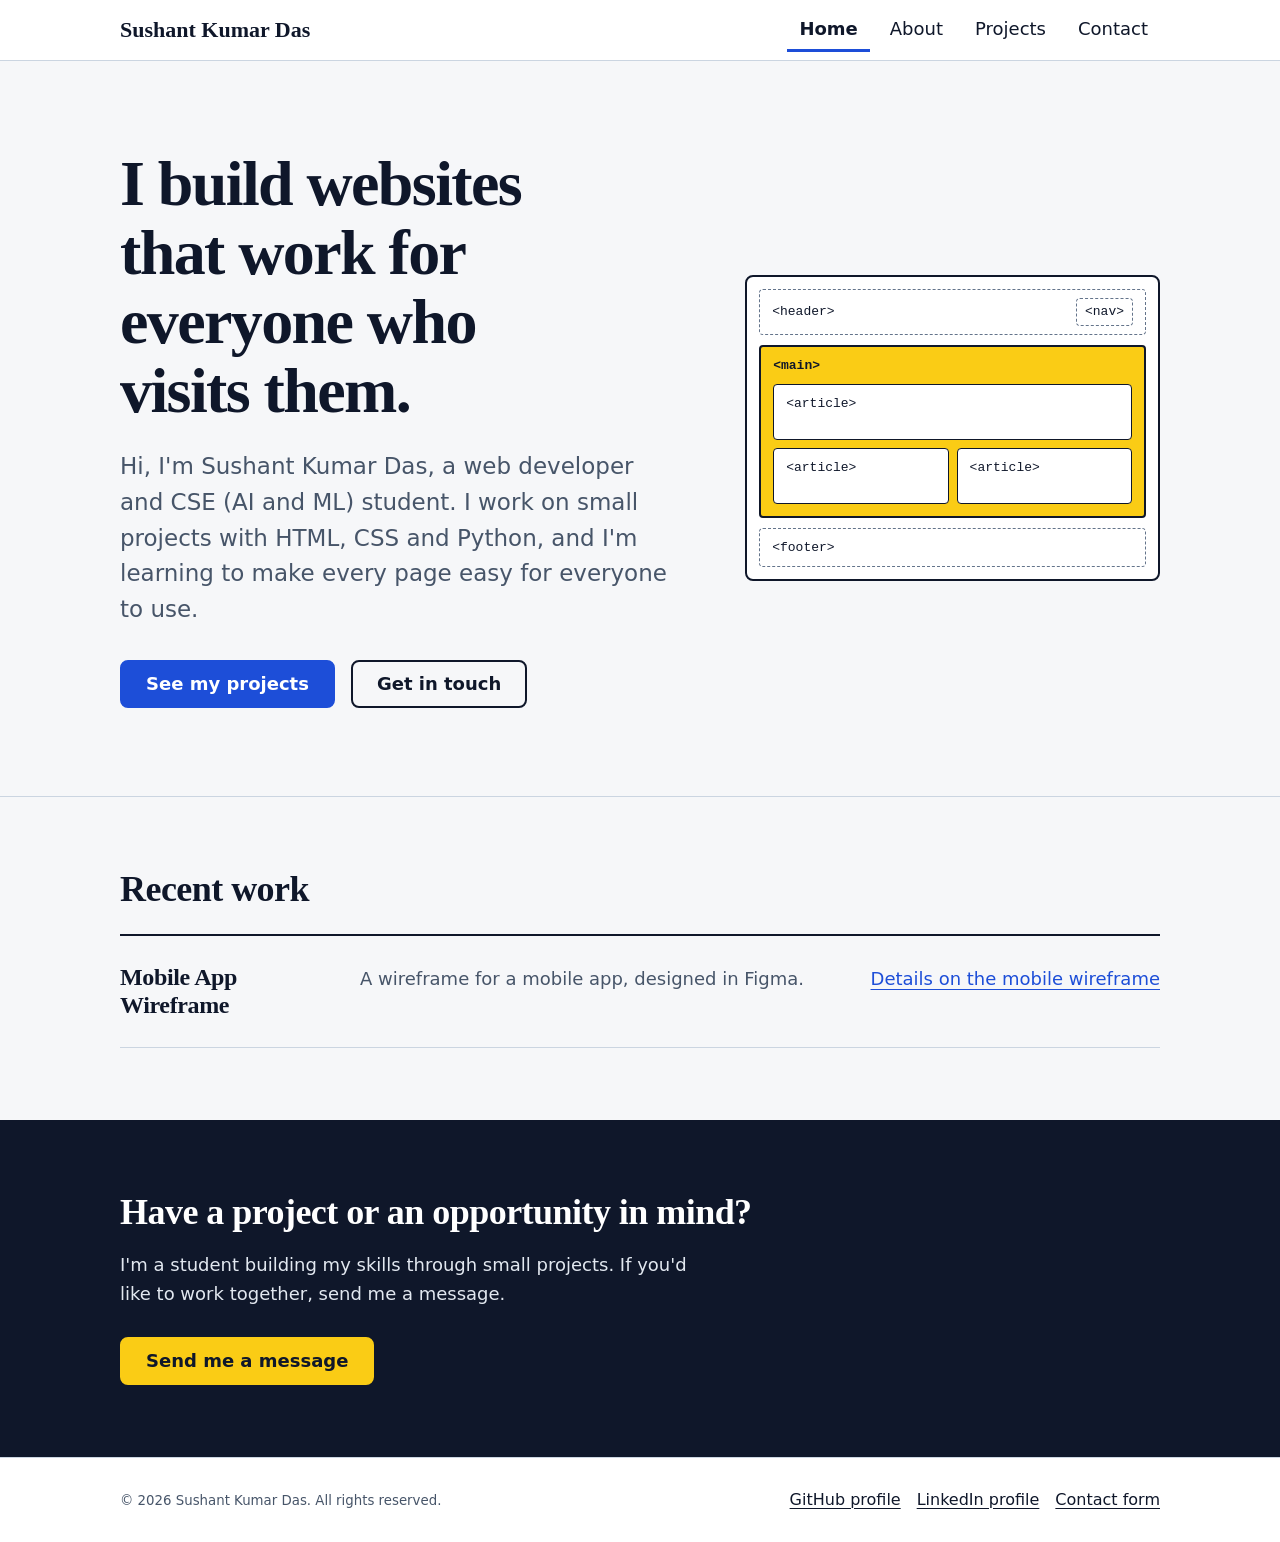
<file: index.html>
<!DOCTYPE html>
<html lang="en">
<head>
  <meta charset="utf-8">
  <meta name="viewport" content="width=device-width, initial-scale=1">
  <title>Sushant Kumar Das | Web developer</title>
  <meta name="description" content="Portfolio of Sushant Kumar Das, a web developer and CSE (AI and ML) student. See my projects and get in touch.">
  <meta name="author" content="Sushant Kumar Das">
  <meta name="robots" content="index, follow">
  <meta name="theme-color" content="#f6f7f9">

  <!-- Canonical: replace the domain, then uncomment. Lighthouse flags a canonical
       whose domain differs from the page it is tested on (e.g. localhost). -->
  <!-- <link rel="canonical" href="https://www.example.com/"> -->

  <meta property="og:type" content="website">
  <meta property="og:site_name" content="Sushant Kumar Das">
  <meta property="og:title" content="Sushant Kumar Das | Web developer">
  <meta property="og:description" content="Web developer and CSE (AI and ML) student. See my projects and get in touch.">
  <meta property="og:url" content="https://www.example.com/">
  <meta name="twitter:card" content="summary">
  <meta name="twitter:title" content="Sushant Kumar Das | Web developer">
  <meta name="twitter:description" content="Web developer and CSE (AI and ML) student. See my projects and get in touch.">

  <link rel="icon" href="favicon.svg" type="image/svg+xml">
  <link rel="stylesheet" href="styles.css">

  <script type="application/ld+json">
  {
    "@context": "https://schema.org",
    "@graph": [
      {
        "@type": "WebSite",
        "name": "Sushant Kumar Das",
        "url": "https://www.example.com/"
      },
      {
        "@type": "Person",
        "name": "Sushant Kumar Das",
        "jobTitle": "Web developer",
        "url": "https://www.example.com/",
        "email": "mailto:suasia2121@gmail.com",
        "sameAs": [
          "https://github.com/suasia1956-git",
          "https://www.linkedin.com/in/sushantkumardas021/"
        ],
        "knowsAbout": ["HTML", "CSS", "Python", "Pandas", "Figma"]
      }
    ]
  }
  </script>
</head>
<body>
  <a class="skip-link" href="#main">Skip to main content</a>

  <header class="site-header">
    <div class="wrap header-inner">
      <a class="brand" href="index.html">Sushant Kumar Das</a>
      <nav aria-label="Primary">
        <ul class="nav-list" role="list">
          <li><a href="index.html" aria-current="page">Home</a></li>
          <li><a href="about.html">About</a></li>
          <li><a href="projects.html">Projects</a></li>
          <li><a href="contact.html">Contact</a></li>
        </ul>
      </nav>
    </div>
  </header>

  <main id="main" tabindex="-1">
    <section class="hero" aria-labelledby="hero-title">
      <div class="wrap hero-grid">
        <div>
          <h1 id="hero-title">I build websites that work for everyone who visits them.</h1>
          <p class="lead">Hi, I'm Sushant Kumar Das, a web developer and CSE (AI and ML) student. I work on small projects with HTML, CSS and Python, and I'm learning to make every page easy for everyone to use.</p>
          <p class="actions">
            <a class="button" href="projects.html">See my projects</a>
            <a class="button button-outline" href="contact.html">Get in touch</a>
          </p>
        </div>

        <div class="anatomy" aria-hidden="true">
          <div class="a-box a-row"><span>&lt;header&gt;</span><span class="a-nav">&lt;nav&gt;</span></div>
          <div class="a-box a-main">
            <span>&lt;main&gt;</span>
            <div class="a-box a-article"><span>&lt;article&gt;</span></div>
            <div class="a-pair">
              <div class="a-box a-article"><span>&lt;article&gt;</span></div>
              <div class="a-box a-article"><span>&lt;article&gt;</span></div>
            </div>
          </div>
          <div class="a-box"><span>&lt;footer&gt;</span></div>
        </div>
      </div>
    </section>

    <section class="section section-border" aria-labelledby="featured-title">
      <div class="wrap">
        <h2 id="featured-title">Recent work</h2>
        <div class="rows">
          <article class="row" aria-labelledby="p1-title">
            <h3 id="p1-title">Mobile App Wireframe</h3>
            <p>A wireframe for a mobile app, designed in Figma.</p>
            <a href="projects.html#mobile-wireframe">Details on the mobile wireframe</a>
          </article>
        </div>
      </div>
    </section>

    <section class="section cta on-dark" aria-labelledby="cta-title">
      <div class="wrap">
        <h2 id="cta-title">Have a project or an opportunity in mind?</h2>
        <p>I'm a student building my skills through small projects. If you'd like to work together, send me a message.</p>
        <p class="actions">
          <a class="button button-light" href="contact.html">Send me a message</a>
        </p>
      </div>
    </section>
  </main>

  <footer class="site-footer">
    <div class="wrap footer-inner">
      <p><small>&copy; 2026 Sushant Kumar Das. All rights reserved.</small></p>
      <nav aria-label="Footer">
        <ul class="footer-list" role="list">
          <li><a href="https://github.com/suasia1956-git">GitHub profile</a></li>
          <li><a href="https://www.linkedin.com/in/sushantkumardas021/">LinkedIn profile</a></li>
          <li><a href="contact.html">Contact form</a></li>
        </ul>
      </nav>
    </div>
  </footer>
</body>
</html>
</file>
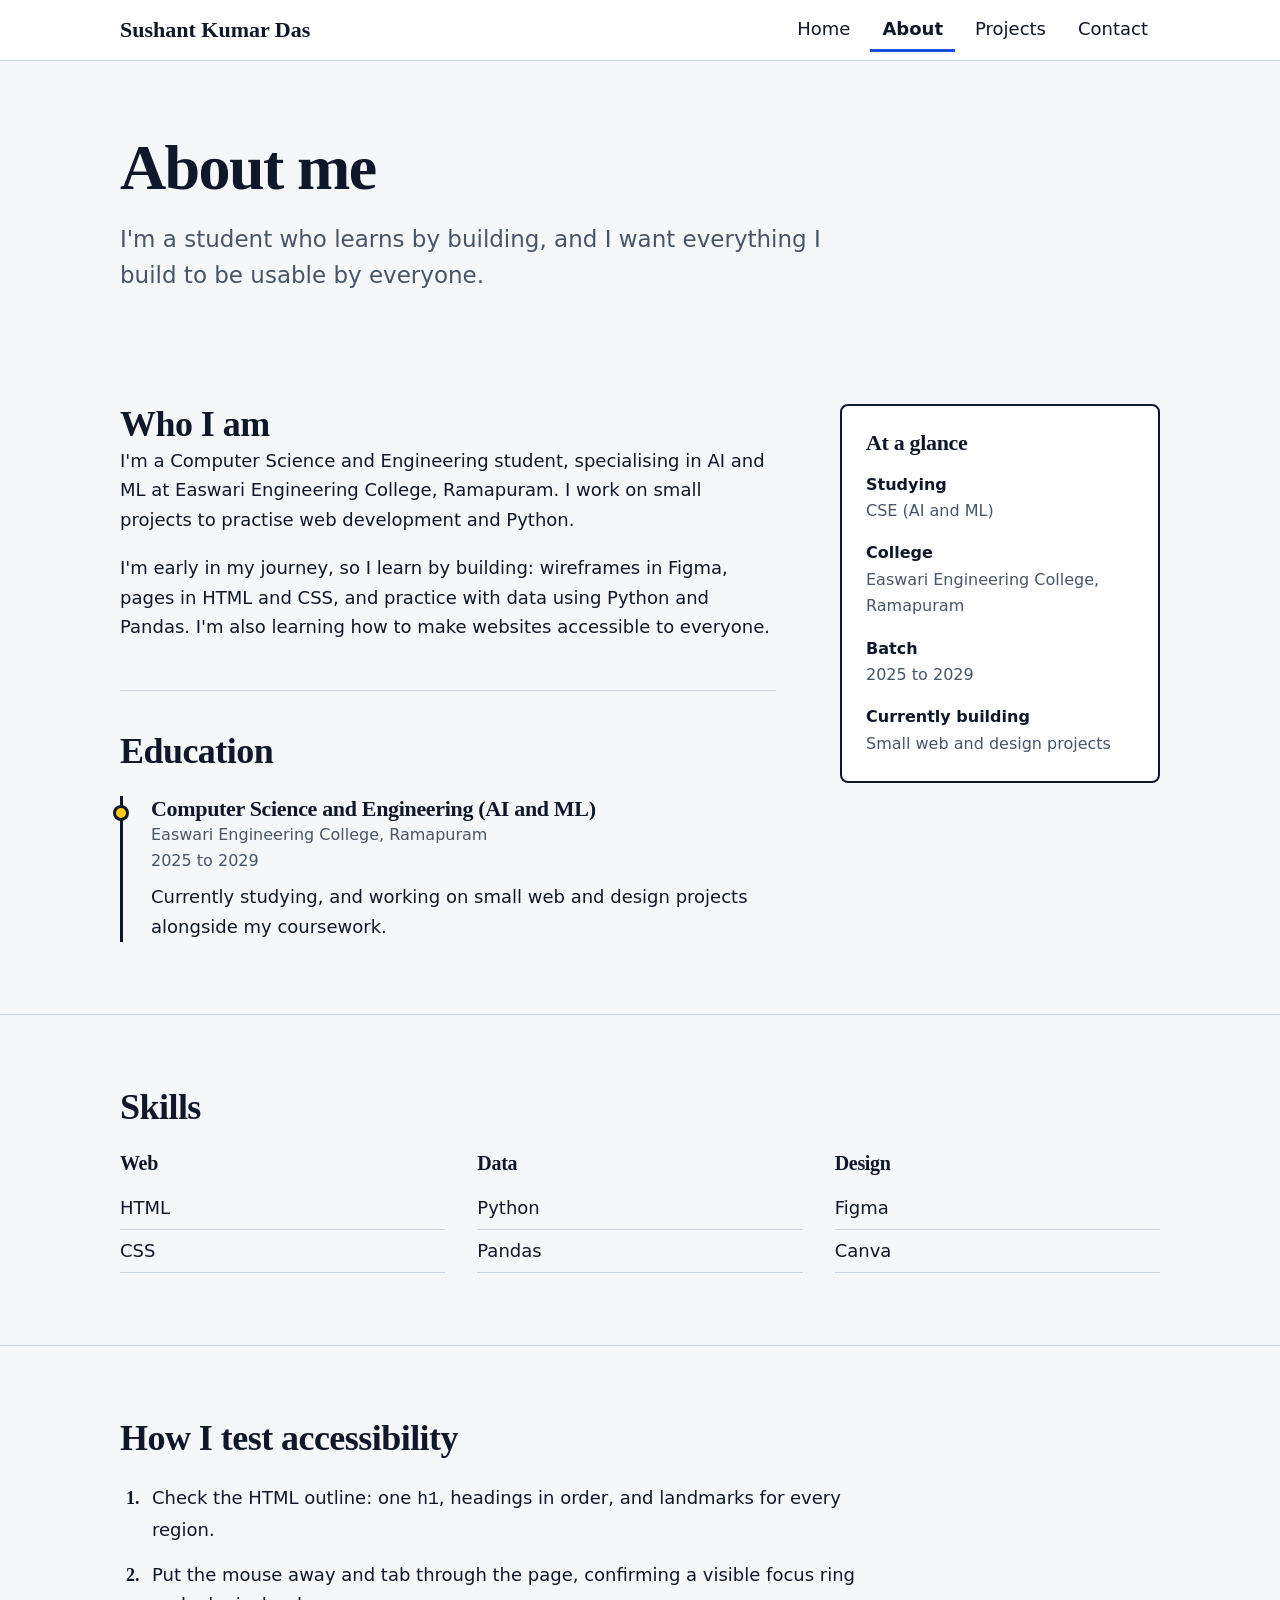
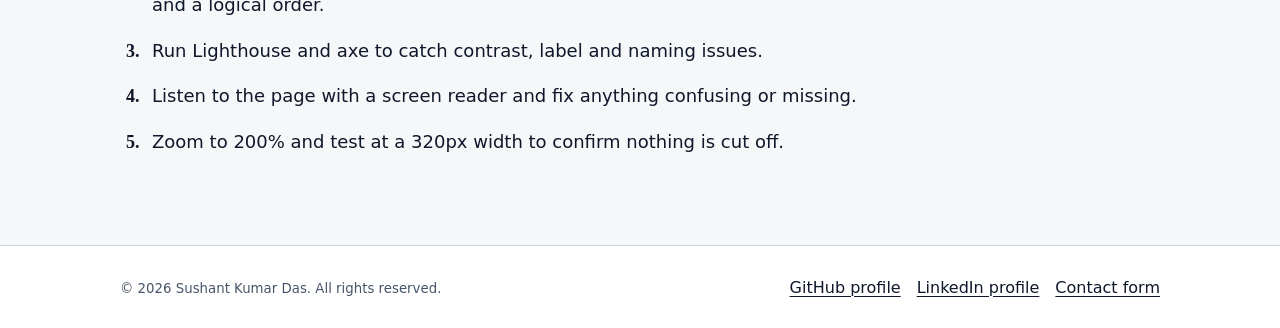
<file: about.html>
<!DOCTYPE html>
<html lang="en">
<head>
  <meta charset="utf-8">
  <meta name="viewport" content="width=device-width, initial-scale=1">
  <title>About Sushant Kumar Das | Web developer</title>
  <meta name="description" content="Learn about Sushant Kumar Das, a CSE (AI and ML) student at Easwari Engineering College who builds small web and design projects.">
  <meta name="author" content="Sushant Kumar Das">
  <meta name="robots" content="index, follow">
  <meta name="theme-color" content="#f6f7f9">

  <!-- <link rel="canonical" href="https://www.example.com/about.html"> -->

  <meta property="og:type" content="profile">
  <meta property="og:site_name" content="Sushant Kumar Das">
  <meta property="og:title" content="About Sushant Kumar Das | Web developer">
  <meta property="og:description" content="CSE (AI and ML) student, skills and education.">
  <meta property="og:url" content="https://www.example.com/about.html">
  <meta name="twitter:card" content="summary">
  <meta name="twitter:title" content="About Sushant Kumar Das | Web developer">
  <meta name="twitter:description" content="CSE (AI and ML) student, skills and education.">

  <link rel="icon" href="favicon.svg" type="image/svg+xml">
  <link rel="stylesheet" href="styles.css">
</head>
<body>
  <a class="skip-link" href="#main">Skip to main content</a>

  <header class="site-header">
    <div class="wrap header-inner">
      <a class="brand" href="index.html">Sushant Kumar Das</a>
      <nav aria-label="Primary">
        <ul class="nav-list" role="list">
          <li><a href="index.html">Home</a></li>
          <li><a href="about.html" aria-current="page">About</a></li>
          <li><a href="projects.html">Projects</a></li>
          <li><a href="contact.html">Contact</a></li>
        </ul>
      </nav>
    </div>
  </header>

  <main id="main" tabindex="-1">
    <div class="wrap page-head">
      <h1>About me</h1>
      <p class="lead">I'm a student who learns by building, and I want everything I build to be usable by everyone.</p>
    </div>

    <div class="wrap section">
      <div class="two-col">
        <article aria-labelledby="bio-title">
          <div class="prose">
            <h2 id="bio-title">Who I am</h2>
            <p>I'm a Computer Science and Engineering student, specialising in AI and ML at Easwari Engineering College, Ramapuram. I work on small projects to practise web development and Python.</p>
            <p>I'm early in my journey, so I learn by building: wireframes in Figma, pages in HTML and CSS, and practice with data using Python and Pandas. I'm also learning how to make websites accessible to everyone.</p>
          </div>

          <section class="subsection" aria-labelledby="education-title">
            <h2 id="education-title">Education</h2>
            <ol class="timeline" role="list">
              <li>
                <h3>Computer Science and Engineering (AI and ML)</h3>
                <span class="place">Easwari Engineering College, Ramapuram</span>
                <span><time datetime="2025">2025</time> to <time datetime="2029">2029</time></span>
                <p>Currently studying, and working on small web and design projects alongside my coursework.</p>
              </li>
            </ol>
          </section>
        </article>

        <aside class="facts" aria-labelledby="facts-title">
          <h2 id="facts-title">At a glance</h2>
          <dl>
            <dt>Studying</dt>
            <dd>CSE (AI and ML)</dd>
            <dt>College</dt>
            <dd>Easwari Engineering College, Ramapuram</dd>
            <dt>Batch</dt>
            <dd>2025 to 2029</dd>
            <dt>Currently building</dt>
            <dd>Small web and design projects</dd>
          </dl>
        </aside>
      </div>
    </div>

    <section class="section section-border" aria-labelledby="skills-title">
      <div class="wrap">
        <h2 id="skills-title">Skills</h2>
        <div class="skill-groups">
          <div>
            <h3>Web</h3>
            <ul role="list">
              <li>HTML</li>
              <li>CSS</li>
            </ul>
          </div>
          <div>
            <h3>Data</h3>
            <ul role="list">
              <li>Python</li>
              <li>Pandas</li>
            </ul>
          </div>
          <div>
            <h3>Design</h3>
            <ul role="list">
              <li>Figma</li>
              <li>Canva</li>
            </ul>
          </div>
        </div>
      </div>
    </section>

    <section class="section section-border" aria-labelledby="process-title">
      <div class="wrap">
        <h2 id="process-title">How I test accessibility</h2>
        <ol class="steps">
          <li>Check the HTML outline: one <code>h1</code>, headings in order, and landmarks for every region.</li>
          <li>Put the mouse away and tab through the page, confirming a visible focus ring and a logical order.</li>
          <li>Run Lighthouse and axe to catch contrast, label and naming issues.</li>
          <li>Listen to the page with a screen reader and fix anything confusing or missing.</li>
          <li>Zoom to 200% and test at a 320px width to confirm nothing is cut off.</li>
        </ol>
      </div>
    </section>
  </main>

  <footer class="site-footer">
    <div class="wrap footer-inner">
      <p><small>&copy; 2026 Sushant Kumar Das. All rights reserved.</small></p>
      <nav aria-label="Footer">
        <ul class="footer-list" role="list">
          <li><a href="https://github.com/suasia1956-git">GitHub profile</a></li>
          <li><a href="https://www.linkedin.com/in/sushantkumardas021/">LinkedIn profile</a></li>
          <li><a href="contact.html">Contact form</a></li>
        </ul>
      </nav>
    </div>
  </footer>
</body>
</html>
</file>
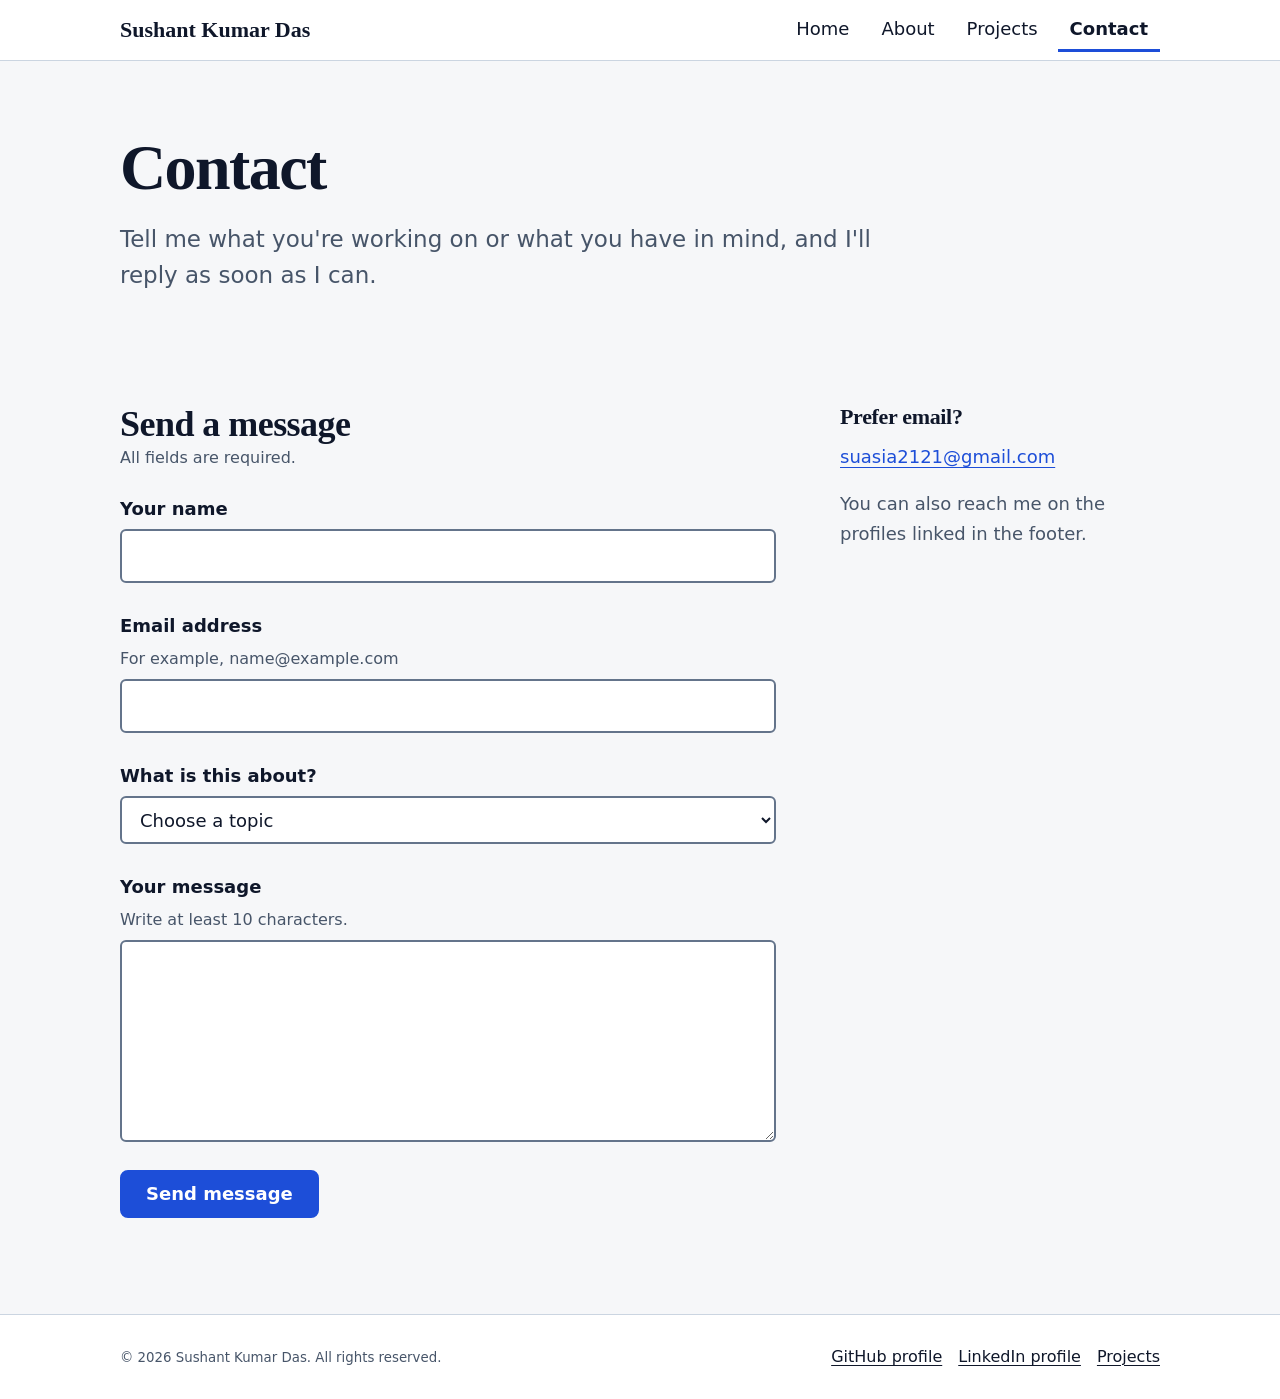
<file: contact.html>
<!DOCTYPE html>
<html lang="en">
<head>
  <meta charset="utf-8">
  <meta name="viewport" content="width=device-width, initial-scale=1">
  <title>Contact Sushant Kumar Das | Get in touch</title>
  <meta name="description" content="Contact Sushant Kumar Das about a project, an internship or a collaboration. Use the form or send an email directly.">
  <meta name="author" content="Sushant Kumar Das">
  <meta name="robots" content="index, follow">
  <meta name="theme-color" content="#f6f7f9">

  <!-- <link rel="canonical" href="https://www.example.com/contact.html"> -->

  <meta property="og:type" content="website">
  <meta property="og:site_name" content="Sushant Kumar Das">
  <meta property="og:title" content="Contact Sushant Kumar Das | Get in touch">
  <meta property="og:description" content="Get in touch about a project, an internship or a collaboration.">
  <meta property="og:url" content="https://www.example.com/contact.html">
  <meta name="twitter:card" content="summary">
  <meta name="twitter:title" content="Contact Sushant Kumar Das | Get in touch">
  <meta name="twitter:description" content="Get in touch about a project, an internship or a collaboration.">

  <link rel="icon" href="favicon.svg" type="image/svg+xml">
  <link rel="stylesheet" href="styles.css">
  <script src="contact.js" defer></script>
</head>
<body>
  <a class="skip-link" href="#main">Skip to main content</a>

  <header class="site-header">
    <div class="wrap header-inner">
      <a class="brand" href="index.html">Sushant Kumar Das</a>
      <nav aria-label="Primary">
        <ul class="nav-list" role="list">
          <li><a href="index.html">Home</a></li>
          <li><a href="about.html">About</a></li>
          <li><a href="projects.html">Projects</a></li>
          <li><a href="contact.html" aria-current="page">Contact</a></li>
        </ul>
      </nav>
    </div>
  </header>

  <main id="main" tabindex="-1">
    <div class="wrap page-head">
      <h1>Contact</h1>
      <p class="lead">Tell me what you're working on or what you have in mind, and I'll reply as soon as I can.</p>
    </div>

    <div class="wrap section">
      <div class="two-col">
        <section aria-labelledby="form-title">
          <h2 id="form-title">Send a message</h2>
          <p class="hint form-note">All fields are required.</p>

          <div id="error-summary" class="error-summary" tabindex="-1" role="group" aria-labelledby="error-summary-title" hidden>
            <h2 id="error-summary-title">There is a problem</h2>
            <ul id="error-summary-list" role="list"></ul>
          </div>

          <form id="contact-form" action="#" method="post" data-endpoint="" aria-label="Contact form" class="contact-form">
            <div class="field">
              <label for="name">Your name</label>
              <input class="control" type="text" id="name" name="name" autocomplete="name" required aria-describedby="name-error" data-field>
              <p id="name-error" class="error" hidden></p>
            </div>

            <div class="field">
              <label for="email">Email address</label>
              <p id="email-hint" class="hint">For example, name@example.com</p>
              <input class="control" type="email" id="email" name="email" autocomplete="email" spellcheck="false" required aria-describedby="email-hint email-error" data-field>
              <p id="email-error" class="error" hidden></p>
            </div>

            <div class="field">
              <label for="topic">What is this about?</label>
              <select class="control" id="topic" name="topic" required aria-describedby="topic-error" data-field>
                <option value="">Choose a topic</option>
                <option value="project">A project or collaboration</option>
                <option value="opportunity">An internship or job opportunity</option>
                <option value="question">A question</option>
                <option value="other">Something else</option>
              </select>
              <p id="topic-error" class="error" hidden></p>
            </div>

            <div class="field">
              <label for="message">Your message</label>
              <p id="message-hint" class="hint">Write at least 10 characters.</p>
              <textarea class="control" id="message" name="message" rows="6" minlength="10" required aria-describedby="message-hint message-error" data-field></textarea>
              <p id="message-error" class="error" hidden></p>
            </div>

            <button class="button" type="submit" id="submit-button">Send message</button>
          </form>

          <div id="form-status" class="status" role="status" aria-live="polite"></div>
        </section>

        <aside class="contact-aside" aria-labelledby="direct-title">
          <h2 id="direct-title">Prefer email?</h2>
          <address>
            <p><a href="mailto:suasia2121@gmail.com">suasia2121@gmail.com</a></p>
          </address>
          <p>You can also reach me on the profiles linked in the footer.</p>
        </aside>
      </div>
    </div>
  </main>

  <footer class="site-footer">
    <div class="wrap footer-inner">
      <p><small>&copy; 2026 Sushant Kumar Das. All rights reserved.</small></p>
      <nav aria-label="Footer">
        <ul class="footer-list" role="list">
          <li><a href="https://github.com/suasia1956-git">GitHub profile</a></li>
          <li><a href="https://www.linkedin.com/in/sushantkumardas021/">LinkedIn profile</a></li>
          <li><a href="projects.html">Projects</a></li>
        </ul>
      </nav>
    </div>
  </footer>
</body>
</html>
</file>
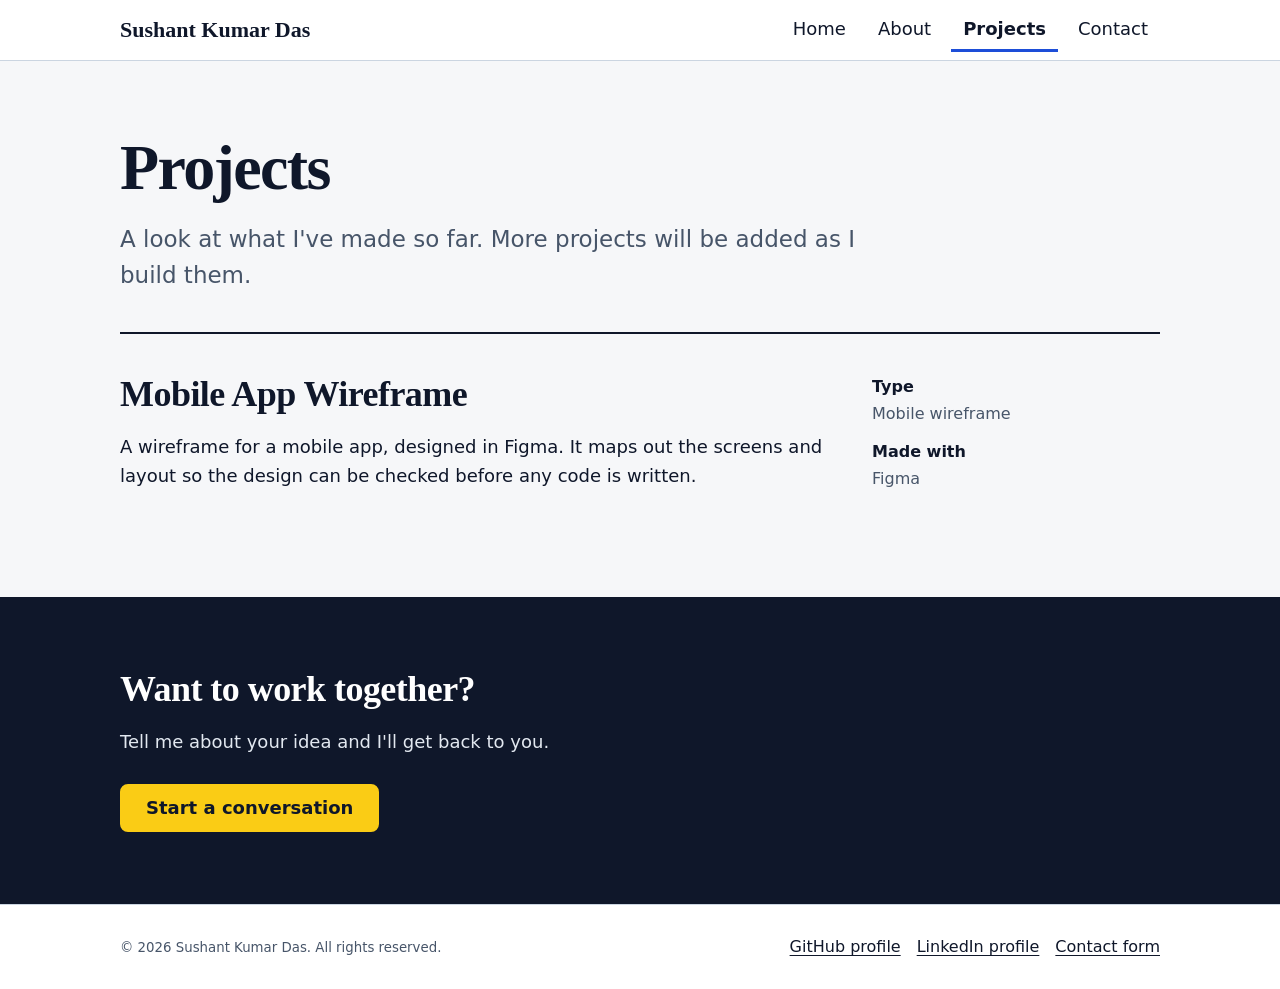
<file: projects.html>
<!DOCTYPE html>
<html lang="en">
<head>
  <meta charset="utf-8">
  <meta name="viewport" content="width=device-width, initial-scale=1">
  <title>Projects | Sushant Kumar Das</title>
  <meta name="description" content="Projects by Sushant Kumar Das, including a mobile app wireframe designed in Figma. More projects will be added as they are built.">
  <meta name="author" content="Sushant Kumar Das">
  <meta name="robots" content="index, follow">
  <meta name="theme-color" content="#f6f7f9">

  <!-- <link rel="canonical" href="https://www.example.com/projects.html"> -->

  <meta property="og:type" content="website">
  <meta property="og:site_name" content="Sushant Kumar Das">
  <meta property="og:title" content="Projects | Sushant Kumar Das">
  <meta property="og:description" content="A mobile app wireframe designed in Figma, with more projects to come.">
  <meta property="og:url" content="https://www.example.com/projects.html">
  <meta name="twitter:card" content="summary">
  <meta name="twitter:title" content="Projects | Sushant Kumar Das">
  <meta name="twitter:description" content="A mobile app wireframe designed in Figma, with more projects to come.">

  <link rel="icon" href="favicon.svg" type="image/svg+xml">
  <link rel="stylesheet" href="styles.css">
</head>
<body>
  <a class="skip-link" href="#main">Skip to main content</a>

  <header class="site-header">
    <div class="wrap header-inner">
      <a class="brand" href="index.html">Sushant Kumar Das</a>
      <nav aria-label="Primary">
        <ul class="nav-list" role="list">
          <li><a href="index.html">Home</a></li>
          <li><a href="about.html">About</a></li>
          <li><a href="projects.html" aria-current="page">Projects</a></li>
          <li><a href="contact.html">Contact</a></li>
        </ul>
      </nav>
    </div>
  </header>

  <main id="main" tabindex="-1">
    <div class="wrap page-head">
      <h1>Projects</h1>
      <p class="lead">A look at what I've made so far. More projects will be added as I build them.</p>
    </div>

    <div class="wrap projects-list">
      <article class="project" id="mobile-wireframe" aria-labelledby="wireframe-title">
        <div>
          <h2 id="wireframe-title">Mobile App Wireframe</h2>
          <p>A wireframe for a mobile app, designed in Figma. It maps out the screens and layout so the design can be checked before any code is written.</p>
        </div>
        <dl class="project-meta">
          <dt>Type</dt>
          <dd>Mobile wireframe</dd>
          <dt>Made with</dt>
          <dd>Figma</dd>
        </dl>
      </article>
    </div>

    <section class="section cta on-dark" aria-labelledby="cta-title">
      <div class="wrap">
        <h2 id="cta-title">Want to work together?</h2>
        <p>Tell me about your idea and I'll get back to you.</p>
        <p class="actions">
          <a class="button button-light" href="contact.html">Start a conversation</a>
        </p>
      </div>
    </section>
  </main>

  <footer class="site-footer">
    <div class="wrap footer-inner">
      <p><small>&copy; 2026 Sushant Kumar Das. All rights reserved.</small></p>
      <nav aria-label="Footer">
        <ul class="footer-list" role="list">
          <li><a href="https://github.com/suasia1956-git">GitHub profile</a></li>
          <li><a href="https://www.linkedin.com/in/sushantkumardas021/">LinkedIn profile</a></li>
          <li><a href="contact.html">Contact form</a></li>
        </ul>
      </nav>
    </div>
  </footer>
</body>
</html>
</file>
<file: styles.css>
/* ==========================================================================
   Portfolio styles
   - Colour pairs are all checked against WCAG AA (4.5:1 text, 3:1 UI).
   - Focus ring: dark outline + yellow gap, visible on light and dark surfaces.
   ========================================================================== */

:root {
  --paper: #f6f7f9;
  --surface: #ffffff;
  --ink: #0f172a;
  --muted: #475569;
  --line: #cbd5e1;
  --control: #64748b;
  --accent: #1d4ed8;
  --accent-deep: #1e3a8a;
  --mark: #facc15;
  --danger: #b42318;
  --danger-tint: #fef3f2;
  --success: #067647;
  --success-tint: #ecfdf3;

  --serif: "Iowan Old Style", "Palatino Linotype", Palatino, "Book Antiqua", Georgia, serif;
  --sans: system-ui, -apple-system, "Segoe UI", Roboto, "Helvetica Neue", Arial, sans-serif;
  --mono: ui-monospace, SFMono-Regular, Menlo, Consolas, monospace;

  --measure: 65ch;
  --gutter: clamp(1.25rem, 4vw, 2.5rem);
}

*,
*::before,
*::after {
  box-sizing: border-box;
}

[hidden] {
  display: none !important;
}

html {
  -webkit-text-size-adjust: 100%;
}

body {
  margin: 0;
  background: var(--paper);
  color: var(--ink);
  font-family: var(--sans);
  font-size: 1.125rem;
  line-height: 1.65;
}

h1,
h2,
h3 {
  font-family: var(--serif);
  line-height: 1.15;
  letter-spacing: -0.015em;
  margin: 0;
}

h1 {
  font-size: clamp(2.25rem, 1.2rem + 4.5vw, 4rem);
  line-height: 1.08;
  letter-spacing: -0.025em;
}

h2 {
  font-size: clamp(1.625rem, 1.2rem + 1.6vw, 2.25rem);
}

h3 {
  font-size: 1.375rem;
}

p {
  margin: 0 0 1em;
}

a {
  color: var(--accent);
  text-underline-offset: 0.2em;
  text-decoration-thickness: 0.08em;
}

a:hover {
  color: var(--accent-deep);
  text-decoration-thickness: 0.15em;
}

ul,
ol {
  margin: 0;
  padding: 0;
}

/* Keyboard focus ------------------------------------------------------- */

:focus-visible {
  outline: 3px solid var(--ink);
  outline-offset: 3px;
  box-shadow: 0 0 0 3px var(--mark);
}

.on-dark :focus-visible {
  outline-color: #ffffff;
}

main:focus {
  outline: none;
}

/* Skip link ------------------------------------------------------------ */

.skip-link {
  position: absolute;
  top: -5rem;
  left: var(--gutter);
  z-index: 10;
  padding: 0.75rem 1.25rem;
  background: var(--ink);
  color: #ffffff;
  font-weight: 600;
  border-radius: 0 0 0.5rem 0.5rem;
}

.skip-link:focus {
  top: 0;
}

/* Layout --------------------------------------------------------------- */

.wrap {
  width: 100%;
  max-width: 70rem;
  margin-inline: auto;
  padding-inline: var(--gutter);
}

.section {
  padding-block: clamp(2.5rem, 6vw, 4.5rem);
}

.section-border {
  border-top: 1px solid var(--line);
}

.prose {
  max-width: var(--measure);
}

.lead {
  font-size: clamp(1.1875rem, 1.05rem + 0.6vw, 1.4375rem);
  line-height: 1.55;
  color: var(--muted);
  max-width: 52ch;
}

.list-plain {
  list-style: none;
}

/* Header and navigation ------------------------------------------------ */

.site-header {
  background: var(--surface);
  border-bottom: 1px solid var(--line);
}

.header-inner {
  display: flex;
  flex-wrap: wrap;
  align-items: center;
  justify-content: space-between;
  gap: 0.25rem 1.5rem;
  padding-block: 0.5rem;
}

.brand {
  display: inline-flex;
  align-items: center;
  min-height: 44px;
  font-family: var(--serif);
  font-size: 1.375rem;
  font-weight: 700;
  color: var(--ink);
  text-decoration: none;
}

.brand:hover {
  color: var(--accent);
}

.nav-list {
  display: flex;
  flex-wrap: wrap;
  gap: 0.25rem 0.5rem;
  list-style: none;
}

.nav-list a {
  display: inline-flex;
  align-items: center;
  min-height: 44px;
  padding: 0 0.75rem;
  color: var(--ink);
  font-weight: 500;
  text-decoration: none;
  border-bottom: 3px solid transparent;
}

.nav-list a:hover {
  color: var(--accent);
  border-bottom-color: var(--line);
}

.nav-list a[aria-current="page"] {
  font-weight: 700;
  border-bottom-color: var(--accent);
}

/* Buttons -------------------------------------------------------------- */

.button {
  display: inline-flex;
  align-items: center;
  justify-content: center;
  min-height: 48px;
  padding: 0 1.5rem;
  border: 2px solid var(--accent);
  border-radius: 0.5rem;
  background: var(--accent);
  color: #ffffff;
  font: inherit;
  font-weight: 600;
  text-decoration: none;
  cursor: pointer;
}

.button:hover {
  background: var(--accent-deep);
  border-color: var(--accent-deep);
  color: #ffffff;
}

.button-outline {
  background: transparent;
  border-color: var(--ink);
  color: var(--ink);
}

.button-outline:hover {
  background: var(--ink);
  border-color: var(--ink);
  color: #ffffff;
}

.button-light {
  background: var(--mark);
  border-color: var(--mark);
  color: var(--ink);
}

.button-light:hover {
  background: #ffffff;
  border-color: #ffffff;
  color: var(--ink);
}

.button[disabled] {
  opacity: 0.7;
  cursor: progress;
}

.actions {
  display: flex;
  flex-wrap: wrap;
  gap: 0.75rem 1rem;
  margin: 2rem 0 0;
}

/* Home: hero ----------------------------------------------------------- */

.hero {
  padding-block: clamp(2.5rem, 7vw, 5.5rem);
}

.hero-grid {
  display: grid;
  gap: 3rem;
  align-items: center;
}

.hero h1 {
  max-width: 15ch;
  margin-bottom: 1.5rem;
}

@media (min-width: 60rem) {
  .hero-grid {
    grid-template-columns: 1.15fr 0.85fr;
    gap: 4rem;
  }
}

/* The wireframe shows the page's own landmarks. It is decorative and
   hidden from assistive technology with aria-hidden. */

.anatomy {
  display: grid;
  gap: 0.625rem;
  padding: 0.75rem;
  border: 2px solid var(--ink);
  border-radius: 0.5rem;
  background: var(--surface);
  font-family: var(--mono);
  font-size: 0.8125rem;
  color: var(--ink);
}

.a-box {
  padding: 0.5rem 0.75rem;
  border: 1.5px dashed var(--control);
  border-radius: 0.25rem;
}

.a-row {
  display: flex;
  align-items: center;
  justify-content: space-between;
  gap: 0.75rem;
}

.a-nav {
  padding: 0.125rem 0.5rem;
  border: 1.5px dashed var(--control);
  border-radius: 0.25rem;
}

.a-main {
  display: grid;
  gap: 0.5rem;
  padding-bottom: 0.75rem;
  border: 2px solid var(--ink);
  background: var(--mark);
}

.a-main > span {
  font-weight: 700;
}

.a-article {
  min-height: 3.5rem;
  background: var(--surface);
  border-style: solid;
  border-width: 1.5px;
  border-color: var(--ink);
}

.a-pair {
  display: grid;
  grid-template-columns: 1fr 1fr;
  gap: 0.5rem;
}

/* Project rows --------------------------------------------------------- */

.rows {
  margin-top: 1.5rem;
  border-top: 2px solid var(--ink);
}

.row {
  display: grid;
  gap: 0.5rem 2rem;
  padding-block: 1.75rem;
  border-bottom: 1px solid var(--line);
}

.row p {
  margin: 0;
  color: var(--muted);
}

.row h3 {
  font-size: 1.5rem;
}

@media (min-width: 48rem) {
  .row {
    grid-template-columns: 13rem 1fr auto;
    align-items: baseline;
  }
}

/* Call to action band -------------------------------------------------- */

.cta {
  background: var(--ink);
  color: #ffffff;
}

.cta p {
  max-width: 50ch;
  margin-top: 1rem;
  color: #e2e8f0;
}

.cta .actions {
  margin-top: 1.75rem;
}

/* Page heading block --------------------------------------------------- */

.page-head {
  padding-top: clamp(2.5rem, 6vw, 4.5rem);
  padding-bottom: 1rem;
}

.page-head h1 {
  margin-bottom: 1.25rem;
}

/* About ---------------------------------------------------------------- */

.two-col {
  display: grid;
  gap: 3rem;
}

@media (min-width: 60rem) {
  .two-col {
    grid-template-columns: 1fr 20rem;
    gap: 4rem;
    align-items: start;
  }
}

.facts {
  padding: 1.5rem;
  border: 2px solid var(--ink);
  border-radius: 0.5rem;
  background: var(--surface);
}

.facts h2 {
  font-size: 1.375rem;
  margin-bottom: 1rem;
}

.facts dl {
  margin: 0;
}

.facts dt {
  font-weight: 700;
  font-size: 1rem;
}

.facts dd {
  margin: 0 0 1rem;
  color: var(--muted);
  font-size: 1rem;
}

.facts dd:last-child {
  margin-bottom: 0;
}

.timeline {
  list-style: none;
  margin-top: 1.5rem;
  border-left: 3px solid var(--ink);
}

.timeline > li {
  position: relative;
  padding: 0 0 2rem 1.75rem;
}

.timeline > li:last-child {
  padding-bottom: 0;
}

.timeline > li::before {
  content: "";
  position: absolute;
  left: -0.6rem;
  top: 0.55rem;
  width: 1rem;
  height: 1rem;
  border: 3px solid var(--ink);
  border-radius: 50%;
  background: var(--mark);
}

.subsection {
  margin-top: 3rem;
  padding-top: 2.5rem;
  border-top: 1px solid var(--line);
}

.timeline > li > span {
  display: block;
  color: var(--muted);
  font-size: 1rem;
}

.timeline .place {
  display: block;
  color: var(--muted);
  font-size: 1rem;
}

.timeline p {
  margin: 0.5rem 0 0;
  max-width: var(--measure);
}

.skill-groups {
  display: grid;
  gap: 2rem;
  margin-top: 1.5rem;
}

@media (min-width: 48rem) {
  .skill-groups {
    grid-template-columns: repeat(3, 1fr);
  }
}

.skill-groups h3 {
  margin-bottom: 0.75rem;
  font-size: 1.25rem;
}

.skill-groups ul {
  list-style: none;
}

.skill-groups li {
  padding-block: 0.375rem;
  border-bottom: 1px solid var(--line);
}

.steps {
  margin-top: 1.5rem;
  padding-left: 1.5rem;
  max-width: var(--measure);
}

.steps li {
  padding-left: 0.5rem;
  margin-bottom: 1rem;
}

.steps li::marker {
  font-family: var(--serif);
  font-weight: 700;
}

/* Projects page -------------------------------------------------------- */

.projects-list {
  padding-bottom: 3rem;
}

.project {
  display: grid;
  gap: 1.5rem 3rem;
  padding-block: 2.5rem;
  border-top: 2px solid var(--ink);
  scroll-margin-top: 1rem;
}

.project h2 {
  margin-bottom: 1rem;
}

.project p {
  max-width: var(--measure);
}

.project-meta {
  margin: 0;
  font-size: 1rem;
}

.project-meta dt {
  font-weight: 700;
}

.project-meta dd {
  margin: 0 0 0.75rem;
  color: var(--muted);
}

@media (min-width: 60rem) {
  .project {
    grid-template-columns: 1fr 18rem;
  }
}

/* Contact -------------------------------------------------------------- */

.contact-aside address {
  font-style: normal;
}

.contact-aside h2 {
  font-size: 1.375rem;
  margin-bottom: 0.75rem;
}

.contact-aside p {
  color: var(--muted);
}

.form-note {
  margin-top: 0.5rem;
}

.contact-form {
  margin-top: 1.5rem;
}

.field {
  margin-bottom: 1.75rem;
}

.field label {
  display: block;
  margin-bottom: 0.375rem;
  font-weight: 700;
}

.hint {
  margin: 0 0 0.5rem;
  color: var(--muted);
  font-size: 1rem;
  line-height: 1.5;
}

.control {
  display: block;
  width: 100%;
  min-height: 48px;
  padding: 0.625rem 0.875rem;
  border: 2px solid var(--control);
  border-radius: 0.375rem;
  background: var(--surface);
  color: var(--ink);
  font: inherit;
}

textarea.control {
  min-height: 9rem;
  resize: vertical;
}

.control[aria-invalid="true"] {
  border-color: var(--danger);
  background: var(--danger-tint);
}

.error {
  margin: 0.5rem 0 0;
  color: var(--danger);
  font-size: 1rem;
  font-weight: 600;
}

.error-summary {
  margin-bottom: 2rem;
  padding: 1.25rem 1.5rem;
  border: 3px solid var(--danger);
  border-radius: 0.5rem;
  background: var(--danger-tint);
}

.error-summary h2 {
  margin-bottom: 0.75rem;
  font-family: var(--sans);
  font-size: 1.125rem;
  letter-spacing: 0;
  color: var(--danger);
}

.error-summary ul {
  padding-left: 1.25rem;
  margin: 0;
}

.error-summary a {
  color: var(--danger);
  font-weight: 600;
}

.status {
  margin: 1.5rem 0 0;
  font-weight: 600;
}

.status-success,
.status-failure {
  padding: 1rem 1.25rem;
  border-radius: 0.5rem;
}

.status-success {
  border: 2px solid var(--success);
  background: var(--success-tint);
  color: var(--success);
}

.status-failure {
  border: 2px solid var(--danger);
  background: var(--danger-tint);
  color: var(--danger);
}

/* Footer --------------------------------------------------------------- */

.site-footer {
  border-top: 1px solid var(--line);
  background: var(--surface);
}

.footer-inner {
  display: flex;
  flex-wrap: wrap;
  align-items: center;
  justify-content: space-between;
  gap: 0.5rem 2rem;
  padding-block: 1.25rem;
  font-size: 1rem;
}

.footer-inner p {
  margin: 0;
  color: var(--muted);
}

.footer-list {
  display: flex;
  flex-wrap: wrap;
  gap: 0 1rem;
  list-style: none;
}

.footer-list a {
  display: inline-flex;
  align-items: center;
  min-height: 44px;
  color: var(--ink);
}

.footer-list a:hover {
  color: var(--accent);
}

/* Preferences ---------------------------------------------------------- */

@media (prefers-reduced-motion: reduce) {
  * {
    transition: none !important;
    animation: none !important;
    scroll-behavior: auto !important;
  }
}

@media (forced-colors: active) {
  .button,
  .control {
    border: 2px solid ButtonText;
  }
}
</file>
